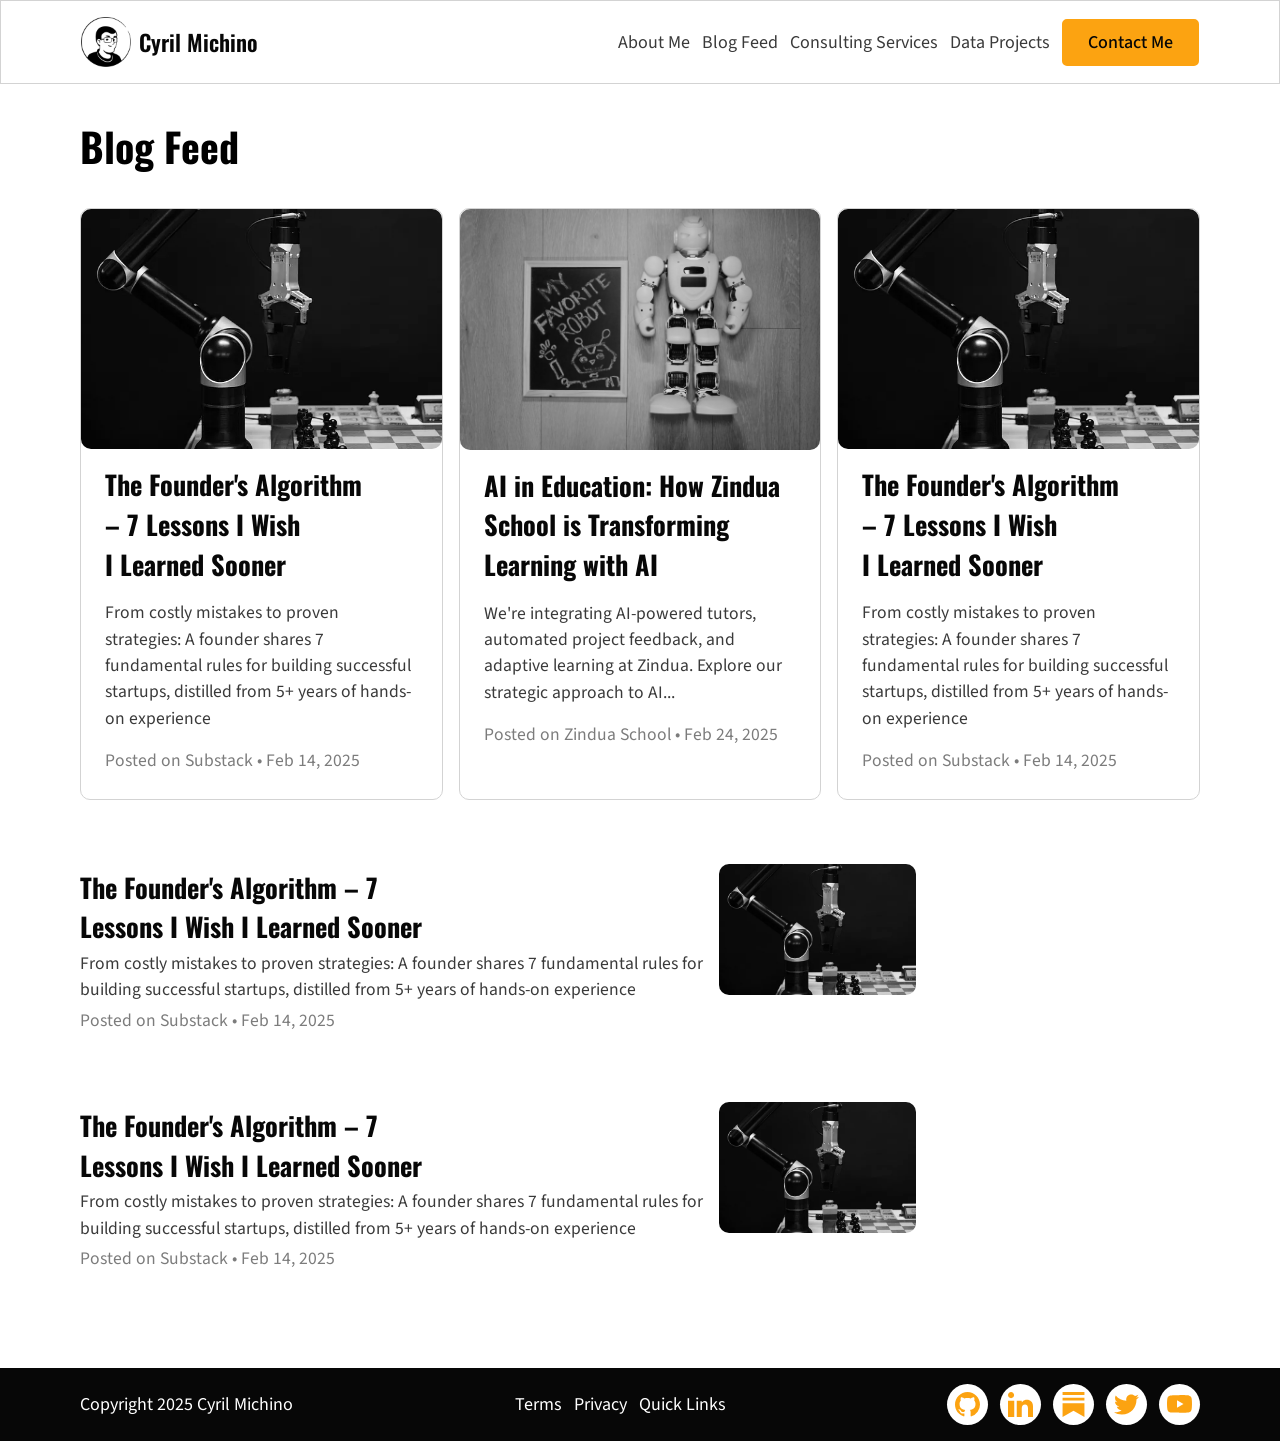
<file: blog.html>
<!doctype html>
<html lang="en">
  <head>
    <meta charset="UTF-8" />
    <link rel="icon" type="image/svg+xml" href="/vite.svg" />
    <meta name="viewport" content="width=device-width, initial-scale=1.0" />
    <title>Blog Feed – Cyril Michino</title>
    <link rel="preconnect" href="https://fonts.googleapis.com">
    <link rel="preconnect" href="https://fonts.gstatic.com" crossorigin>
    <link href="https://fonts.googleapis.com/css2?family=Oswald:wght@200..700&family=Source+Sans+3:ital,wght@0,200..900;1,200..900&display=swap" rel="stylesheet">
    <link rel="stylesheet" href="/src/style.css">
    <script src="/src/main.js" defer></script>
  </head>
  <body>
    <header class="bg-white">
      <div class="flex space-between flex-direction-row">
        <a href="index.html" class="logo space-between">
          <img src="public/avatar.webp" alt="Cyril Michino Notion-Type Avatar">
          <p class="logo-title">Cyril Michino</p>
        </a>
        <nav>
          <ul id="main-menu" role="list" class="nav flex space-evenly hide-mobile">
            <li class="nav-link hide-desktop"><button type="menu" id="close-toggle" class="btn-no-outline" onclick=toggleMenu()>
              <svg xmlns="http://www.w3.org/2000/svg" height="32px" viewBox="0 -960 960 960" width="32px" fill="currentColor">
                <path d="m256-200-56-56 224-224-224-224 56-56 224 224 224-224 56 56-224 224 224 224-56 56-224-224-224 224Z"/></svg></button></li>
            <li class="nav-link"><a href="about.html">About Me</a></li>
            <li class="nav-link"><a href="blog.html">Blog Feed</a></li>
            <li class="nav-link"><a href="consulting.html">Consulting Services</a></li>
            <li class="nav-link"><a href="https://github.com/cyrilmichino">Data Projects</a></li>
            <li class="nav-button"><a href="contact.html"><button type="button" class="full-width">Contact Me</button></a></li>
          </ul>
          <button type="menu" id="hamburger" class="btn-no-outline hide-desktop" onclick=toggleMenu()>
            <svg xmlns="http://www.w3.org/2000/svg" height="32px" viewBox="0 -960 960 960" width="32px" fill="currentColor">
            <path d="M120-240v-80h720v80H120Zm0-200v-80h720v80H120Zm0-200v-80h720v80H120Z"/></svg>
          </button>
        </nav>
        <div id="overlay" class="hide-desktop hide-mobile" onclick=toggleMenu()></div>
      </div>
    </header>
    <main>
        <section>
            <div class="wrapper">
              <div>
                <h1>Blog Feed</h1>
              </div>
              <div id="featured-blogs" class="grid three-column">
                <a href="https://open.substack.com/pub/michino/p/the-founders-algorithm-7-rules-i?r=1he1c&utm_campaign=post&utm_medium=web&showWelcomeOnShare=false"><div class="card blog-card">
                  <img src="public/founderalgorithm.webp" alt="Placeholder Image">
                  <div class="blog-card-content">
                    <h3>The Founder's Algorithm – 7 Lessons I Wish Learned Sooner</h3>
                    <p>Lorem ipsum dolor sit amet consectetur adipisicing elit. Hic quia voluptate accusamus asperiores illum quasi?</p>
                  </div>
                </div></a>
                <a href="#"><div class="card blog-card">
                  <img src="public/placeholder.webp" alt="Placeholder Image">
                  <div class="blog-card-content">
                    <h3>Building a Notion Startup OS That Scales</h3>
                    <p>Lorem ipsum dolor sit amet consectetur adipisicing elit. Hic quia voluptate accusamus asperiores illum quasi?</p>
                  </div>
                </div></a>
                <a href="https://zinduaschool.com/python-programming-guide/"><div class="card blog-card">
                  <img src="public/placeholder.webp" alt="Placeholder Image">
                  <div class="blog-card-content">
                    <h3>Ultimate Python Programming Guide in 2025</h3>
                    <p>Lorem ipsum dolor sit amet consectetur adipisicing elit. Hic quia voluptate accusamus asperiores illum quasi?</p>
                  </div>
                </div></a>
              </div>
              <div class="grid four-column">
                <div id="other-blogs" class="span-3-cols grid flex flex-direction-column small-gap no-margin">
                  <a href="https://zinduaschool.com/python-programming-guide/"><div class="grid four-column">
                    <div class="span-3-cols flex flex-direction-column vertical-centered blog-row-content">
                      <div class="flex flex-direction-row space-evenly">
                        <p class="text-accent font-semi-bold text-smallest">Programming</p>
                        <p class="text-accent font-semi-bold text-smallest">Data Science</p>
                      </div>
                      <h3>Ultimate Python Programming Guide in 2025</h3>
                      <p>Lorem ipsum dolor sit amet consectetur adipisicing elit. Hic quia voluptate accusamus asperiores illum quasi?</p>
                      <p class="text-light">Posted on Substack • Feb 14th 2025</p>
                    </div>
                      <img src="public/placeholder.webp" alt="Placeholder Image" class="hide-tablet">
                    </div></a>
                    <a href="https://zinduaschool.com/python-programming-guide/"><div class="grid four-column">
                      <div class="span-3-cols flex flex-direction-column vertical-centered blog-row-content">
                        <div class="flex flex-direction-row space-evenly">
                          <p class="text-accent font-semi-bold text-smallest">Programming</p>
                          <p class="text-accent font-semi-bold text-smallest">Data Science</p>
                        </div>
                        <h3>Ultimate Python Programming Guide in 2025</h3>
                        <p>Lorem ipsum dolor sit amet consectetur adipisicing elit. Hic quia voluptate accusamus asperiores illum quasi?</p>
                        <p class="text-light">Posted on Substack • Feb 14th 2025</p>
                      </div>
                        <img src="public/placeholder.webp" alt="Placeholder Image" class="hide-tablet">
                      </div></a>
                </div>
                <div class="sidebar">
                  
                </div>
              </div>
            </div>
        </section>
    </main>
    <footer class="flex space-between bg-black horizontal-centered">
      <p class="text-white">Copyright 2025 Cyril Michino</p>
      <nav id="footer-nav" class="text-white">
        <ul role="list" class="nav flex space-evenly flex-direction-row">
          <li><a href="terms.html">Terms</a></li>
          <li><a href="privacy.html">Privacy</a></li>
          <li><a href="links.html">Quick Links</a></li>
        </ul>
      </nav>
      <div id="social-links">
        <ul role="list" class="nav flex space-evenly flex-direction-row">
          <li><a href="https://github.com/cyrilmichino" id="Github"><div class="icon-card bg-white text-accent">
            <svg xmlns="http://www.w3.org/2000/svg" width="25" height="25" fill="currentColor" class="bi bi-github" viewBox="0 0 16 16">
              <path d="M8 0C3.58 0 0 3.58 0 8c0 3.54 2.29 6.53 5.47 7.59.4.07.55-.17.55-.38 0-.19-.01-.82-.01-1.49-2.01.37-2.53-.49-2.69-.94-.09-.23-.48-.94-.82-1.13-.28-.15-.68-.52-.01-.53.63-.01 1.08.58 1.23.82.72 1.21 1.87.87 2.33.66.07-.52.28-.87.51-1.07-1.78-.2-3.64-.89-3.64-3.95 0-.87.31-1.59.82-2.15-.08-.2-.36-1.02.08-2.12 0 0 .67-.21 2.2.82.64-.18 1.32-.27 2-.27s1.36.09 2 .27c1.53-1.04 2.2-.82 2.2-.82.44 1.1.16 1.92.08 2.12.51.56.82 1.27.82 2.15 0 3.07-1.87 3.75-3.65 3.95.29.25.54.73.54 1.48 0 1.07-.01 1.93-.01 2.2 0 .21.15.46.55.38A8.01 8.01 0 0 0 16 8c0-4.42-3.58-8-8-8"/>
            </svg>
          </div></a></li>
          <li><a href="https://linkedin.com/in/cyrilmichino" id="LinkedIn"><div class="icon-card bg-white text-accent"><svg role="img" id="LinkedIn" viewBox="0 0 20 20" width="25" height="25" xmlns="http://www.w3.org/2000/svg" xmlns:xlink="http://www.w3.org/1999/xlink" fill="currentColor"><g id="SVGRepo_bgCarrier" stroke-width="0"></g><g id="SVGRepo_tracerCarrier" stroke-linecap="round" stroke-linejoin="round"></g><g id="SVGRepo_iconCarrier"> <title>linkedin [#161]</title> <desc>Created with Sketch.</desc> <defs> </defs> <g id="Page-1" stroke="none" stroke-width="1" fill="currentColor" fill-rule="evenodd"> <g id="Dribbble-Light-Preview" transform="translate(-180.000000, -7479.000000)" fill="currentColor"> <g id="icons" transform="translate(56.000000, 160.000000)"> 
            <path d="M144,7339 L140,7339 L140,7332.001 C140,7330.081 139.153,7329.01 137.634,7329.01 C135.981,7329.01 135,7330.126 135,7332.001 L135,7339 L131,7339 L131,7326 L135,7326 L135,7327.462 C135,7327.462 136.255,7325.26 139.083,7325.26 C141.912,7325.26 144,7326.986 144,7330.558 L144,7339 L144,7339 Z M126.442,7323.921 C125.093,7323.921 124,7322.819 124,7321.46 C124,7320.102 125.093,7319 126.442,7319 C127.79,7319 128.883,7320.102 128.883,7321.46 C128.884,7322.819 127.79,7323.921 126.442,7323.921 L126.442,7323.921 Z M124,7339 L129,7339 L129,7326 L124,7326 L124,7339 Z" id="linkedin-[#161]"> </path> </g> </g> </g> </g>
          </svg></div></a></li>
          <li><a href="https://michino.substack.com" id="Substack"><div class="icon-card bg-white text-accent"><svg role="img" xmlns="http://www.w3.org/2000/svg" width="25" height="25" fill="currentColor" class="bi bi-substack" viewBox="0 0 16 16">
            <path d="M15 3.604H1v1.891h14v-1.89ZM1 7.208V16l7-3.926L15 16V7.208zM15 0H1v1.89h14z"/>
          </svg></div></a></li>
          <li><a href="https://x.com/cyrilmichino" id="X/Twitter"><div class="icon-card bg-white text-accent"><svg role="img" id="X/Twitter" viewBox="0 -2 20 20" width="25" height="25" xmlns="http://www.w3.org/2000/svg" xmlns:xlink="http://www.w3.org/1999/xlink" fill="currentColor">
            <g id="SVGRepo_bgCarrier" stroke-width="0"></g><g id="SVGRepo_tracerCarrier" stroke-linecap="round" stroke-linejoin="round"></g><g id="SVGRepo_iconCarrier"> <title>twitter [#154]</title> <desc>Created with Sketch.</desc> <defs> </defs> <g id="Page-1" stroke="none" stroke-width="1" fill="currentColor" fill-rule="evenodd"> <g id="Dribbble-Light-Preview" transform="translate(-60.000000, -7521.000000)" fill="currentColor"> <g id="icons" transform="translate(56.000000, 160.000000)"> 
              <path d="M10.29,7377 C17.837,7377 21.965,7370.84365 21.965,7365.50546 C21.965,7365.33021 21.965,7365.15595 21.953,7364.98267 C22.756,7364.41163 23.449,7363.70276 24,7362.8915 C23.252,7363.21837 22.457,7363.433 21.644,7363.52751 C22.5,7363.02244 23.141,7362.2289 23.448,7361.2926 C22.642,7361.76321 21.761,7362.095 20.842,7362.27321 C19.288,7360.64674 16.689,7360.56798 15.036,7362.09796 C13.971,7363.08447 13.518,7364.55538 13.849,7365.95835 C10.55,7365.79492 7.476,7364.261 5.392,7361.73762 C4.303,7363.58363 4.86,7365.94457 6.663,7367.12996 C6.01,7367.11125 5.371,7366.93797 4.8,7366.62489 L4.8,7366.67608 C4.801,7368.5989 6.178,7370.2549 8.092,7370.63591 C7.488,7370.79836 6.854,7370.82199 6.24,7370.70483 C6.777,7372.35099 8.318,7373.47829 10.073,7373.51078 C8.62,7374.63513 6.825,7375.24554 4.977,7375.24358 C4.651,7375.24259 4.325,7375.22388 4,7375.18549 C5.877,7376.37088 8.06,7377 10.29,7376.99705" id="twitter-[#154]"> </path> </g> </g> </g> </g>
            </svg></div></a></li>
          <li><a href="https://youtube.com/@cmichino" id="YouTube"><div class="icon-card bg-white text-accent"><svg role="img" xmlns="http://www.w3.org/2000/svg" width="25" height="25" fill="currentColor" class="bi bi-youtube" viewBox="0 0 16 16">
            <path d="M8.051 1.999h.089c.822.003 4.987.033 6.11.335a2.01 2.01 0 0 1 1.415 1.42c.101.38.172.883.22 1.402l.01.104.022.26.008.104c.065.914.073 1.77.074 1.957v.075c-.001.194-.01 1.108-.082 2.06l-.008.105-.009.104c-.05.572-.124 1.14-.235 1.558a2.01 2.01 0 0 1-1.415 1.42c-1.16.312-5.569.334-6.18.335h-.142c-.309 0-1.587-.006-2.927-.052l-.17-.006-.087-.004-.171-.007-.171-.007c-1.11-.049-2.167-.128-2.654-.26a2.01 2.01 0 0 1-1.415-1.419c-.111-.417-.185-.986-.235-1.558L.09 9.82l-.008-.104A31 31 0 0 1 0 7.68v-.123c.002-.215.01-.958.064-1.778l.007-.103.003-.052.008-.104.022-.26.01-.104c.048-.519.119-1.023.22-1.402a2.01 2.01 0 0 1 1.415-1.42c.487-.13 1.544-.21 2.654-.26l.17-.007.172-.006.086-.003.171-.007A100 100 0 0 1 7.858 2zM6.4 5.209v4.818l4.157-2.408z"/>
          </svg></div></a></li>
        </ul>
      </div>
    </footer>
  </body>
</html>
</file>
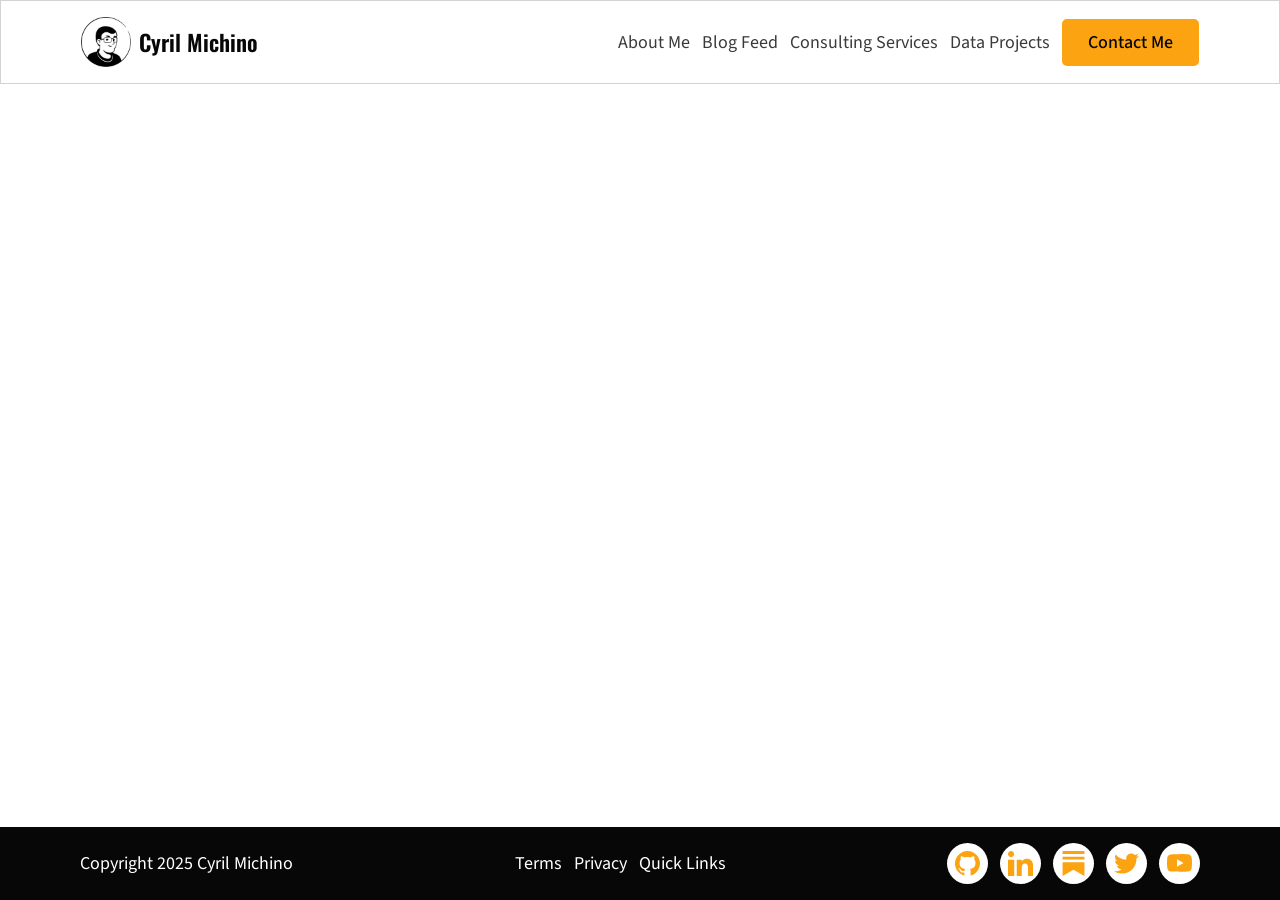
<file: consulting.html>
<!doctype html>
<html lang="en">
  <head>
    <meta charset="UTF-8" />
    <link rel="icon" type="image/svg+xml" href="/vite.svg" />
    <meta name="viewport" content="width=device-width, initial-scale=1.0" />
    <title>Data Consulting – Cyril Michino</title>
    <link rel="preconnect" href="https://fonts.googleapis.com">
    <link rel="preconnect" href="https://fonts.gstatic.com" crossorigin>
    <link href="https://fonts.googleapis.com/css2?family=Oswald:wght@200..700&family=Source+Sans+3:ital,wght@0,200..900;1,200..900&display=swap" rel="stylesheet">
    <link rel="stylesheet" href="/src/style.css">
    <script src="/src/main.js" defer></script>
  </head>
  <body>
    <header class="bg-white">
      <div class="flex space-between flex-direction-row">
        <a href="index.html" class="logo space-between">
          <img src="public/avatar.webp" alt="Cyril Michino Notion-Type Avatar">
          <p class="logo-title">Cyril Michino</p>
        </a>
        <nav>
          <ul id="main-menu" role="list" class="nav flex space-evenly hide-mobile">
            <li class="nav-link hide-desktop"><button type="menu" id="close-toggle" class="btn-no-outline" onclick=toggleMenu()>
              <svg xmlns="http://www.w3.org/2000/svg" height="32px" viewBox="0 -960 960 960" width="32px" fill="currentColor">
                <path d="m256-200-56-56 224-224-224-224 56-56 224 224 224-224 56 56-224 224 224 224-56 56-224-224-224 224Z"/></svg></button></li>
            <li class="nav-link"><a href="about.html">About Me</a></li>
            <li class="nav-link"><a href="blog.html">Blog Feed</a></li>
            <li class="nav-link"><a href="consulting.html">Consulting Services</a></li>
            <li class="nav-link"><a href="https://github.com/cyrilmichino">Data Projects</a></li>
            <li class="nav-button"><a href="contact.html"><button type="button" class="full-width">Contact Me</button></a></li>
          </ul>
          <button type="menu" id="hamburger" class="btn-no-outline hide-desktop" onclick=toggleMenu()>
            <svg xmlns="http://www.w3.org/2000/svg" height="32px" viewBox="0 -960 960 960" width="32px" fill="currentColor">
            <path d="M120-240v-80h720v80H120Zm0-200v-80h720v80H120Zm0-200v-80h720v80H120Z"/></svg>
          </button>
        </nav>
        <div id="overlay" class="hide-desktop hide-mobile" onclick=toggleMenu()></div>
      </div>
    </header>
    <main>

    </main>
    <footer class="flex space-between bg-black horizontal-centered">
      <p class="text-white">Copyright 2025 Cyril Michino</p>
      <nav id="footer-nav" class="text-white">
        <ul role="list" class="nav flex space-evenly flex-direction-row">
          <li><a href="terms.html">Terms</a></li>
          <li><a href="privacy.html">Privacy</a></li>
          <li><a href="links.html">Quick Links</a></li>
        </ul>
      </nav>
      <div id="social-links">
        <ul role="list" class="nav flex space-evenly flex-direction-row">
          <li><a href="https://github.com/cyrilmichino" id="Github"><div class="icon-card bg-white text-accent">
            <svg xmlns="http://www.w3.org/2000/svg" width="25" height="25" fill="currentColor" class="bi bi-github" viewBox="0 0 16 16">
              <path d="M8 0C3.58 0 0 3.58 0 8c0 3.54 2.29 6.53 5.47 7.59.4.07.55-.17.55-.38 0-.19-.01-.82-.01-1.49-2.01.37-2.53-.49-2.69-.94-.09-.23-.48-.94-.82-1.13-.28-.15-.68-.52-.01-.53.63-.01 1.08.58 1.23.82.72 1.21 1.87.87 2.33.66.07-.52.28-.87.51-1.07-1.78-.2-3.64-.89-3.64-3.95 0-.87.31-1.59.82-2.15-.08-.2-.36-1.02.08-2.12 0 0 .67-.21 2.2.82.64-.18 1.32-.27 2-.27s1.36.09 2 .27c1.53-1.04 2.2-.82 2.2-.82.44 1.1.16 1.92.08 2.12.51.56.82 1.27.82 2.15 0 3.07-1.87 3.75-3.65 3.95.29.25.54.73.54 1.48 0 1.07-.01 1.93-.01 2.2 0 .21.15.46.55.38A8.01 8.01 0 0 0 16 8c0-4.42-3.58-8-8-8"/>
            </svg>
          </div></a></li>
          <li><a href="https://linkedin.com/in/cyrilmichino" id="LinkedIn"><div class="icon-card bg-white text-accent"><svg role="img" id="LinkedIn" viewBox="0 0 20 20" width="25" height="25" xmlns="http://www.w3.org/2000/svg" xmlns:xlink="http://www.w3.org/1999/xlink" fill="currentColor"><g id="SVGRepo_bgCarrier" stroke-width="0"></g><g id="SVGRepo_tracerCarrier" stroke-linecap="round" stroke-linejoin="round"></g><g id="SVGRepo_iconCarrier"> <title>linkedin [#161]</title> <desc>Created with Sketch.</desc> <defs> </defs> <g id="Page-1" stroke="none" stroke-width="1" fill="currentColor" fill-rule="evenodd"> <g id="Dribbble-Light-Preview" transform="translate(-180.000000, -7479.000000)" fill="currentColor"> <g id="icons" transform="translate(56.000000, 160.000000)"> 
            <path d="M144,7339 L140,7339 L140,7332.001 C140,7330.081 139.153,7329.01 137.634,7329.01 C135.981,7329.01 135,7330.126 135,7332.001 L135,7339 L131,7339 L131,7326 L135,7326 L135,7327.462 C135,7327.462 136.255,7325.26 139.083,7325.26 C141.912,7325.26 144,7326.986 144,7330.558 L144,7339 L144,7339 Z M126.442,7323.921 C125.093,7323.921 124,7322.819 124,7321.46 C124,7320.102 125.093,7319 126.442,7319 C127.79,7319 128.883,7320.102 128.883,7321.46 C128.884,7322.819 127.79,7323.921 126.442,7323.921 L126.442,7323.921 Z M124,7339 L129,7339 L129,7326 L124,7326 L124,7339 Z" id="linkedin-[#161]"> </path> </g> </g> </g> </g>
          </svg></div></a></li>
          <li><a href="https://michino.substack.com" id="Substack"><div class="icon-card bg-white text-accent"><svg role="img" xmlns="http://www.w3.org/2000/svg" width="25" height="25" fill="currentColor" class="bi bi-substack" viewBox="0 0 16 16">
            <path d="M15 3.604H1v1.891h14v-1.89ZM1 7.208V16l7-3.926L15 16V7.208zM15 0H1v1.89h14z"/>
          </svg></div></a></li>
          <li><a href="https://x.com/cyrilmichino" id="X/Twitter"><div class="icon-card bg-white text-accent"><svg role="img" id="X/Twitter" viewBox="0 -2 20 20" width="25" height="25" xmlns="http://www.w3.org/2000/svg" xmlns:xlink="http://www.w3.org/1999/xlink" fill="currentColor">
            <g id="SVGRepo_bgCarrier" stroke-width="0"></g><g id="SVGRepo_tracerCarrier" stroke-linecap="round" stroke-linejoin="round"></g><g id="SVGRepo_iconCarrier"> <title>twitter [#154]</title> <desc>Created with Sketch.</desc> <defs> </defs> <g id="Page-1" stroke="none" stroke-width="1" fill="currentColor" fill-rule="evenodd"> <g id="Dribbble-Light-Preview" transform="translate(-60.000000, -7521.000000)" fill="currentColor"> <g id="icons" transform="translate(56.000000, 160.000000)"> 
              <path d="M10.29,7377 C17.837,7377 21.965,7370.84365 21.965,7365.50546 C21.965,7365.33021 21.965,7365.15595 21.953,7364.98267 C22.756,7364.41163 23.449,7363.70276 24,7362.8915 C23.252,7363.21837 22.457,7363.433 21.644,7363.52751 C22.5,7363.02244 23.141,7362.2289 23.448,7361.2926 C22.642,7361.76321 21.761,7362.095 20.842,7362.27321 C19.288,7360.64674 16.689,7360.56798 15.036,7362.09796 C13.971,7363.08447 13.518,7364.55538 13.849,7365.95835 C10.55,7365.79492 7.476,7364.261 5.392,7361.73762 C4.303,7363.58363 4.86,7365.94457 6.663,7367.12996 C6.01,7367.11125 5.371,7366.93797 4.8,7366.62489 L4.8,7366.67608 C4.801,7368.5989 6.178,7370.2549 8.092,7370.63591 C7.488,7370.79836 6.854,7370.82199 6.24,7370.70483 C6.777,7372.35099 8.318,7373.47829 10.073,7373.51078 C8.62,7374.63513 6.825,7375.24554 4.977,7375.24358 C4.651,7375.24259 4.325,7375.22388 4,7375.18549 C5.877,7376.37088 8.06,7377 10.29,7376.99705" id="twitter-[#154]"> </path> </g> </g> </g> </g>
            </svg></div></a></li>
          <li><a href="https://youtube.com/@cmichino" id="YouTube"><div class="icon-card bg-white text-accent"><svg role="img" xmlns="http://www.w3.org/2000/svg" width="25" height="25" fill="currentColor" class="bi bi-youtube" viewBox="0 0 16 16">
            <path d="M8.051 1.999h.089c.822.003 4.987.033 6.11.335a2.01 2.01 0 0 1 1.415 1.42c.101.38.172.883.22 1.402l.01.104.022.26.008.104c.065.914.073 1.77.074 1.957v.075c-.001.194-.01 1.108-.082 2.06l-.008.105-.009.104c-.05.572-.124 1.14-.235 1.558a2.01 2.01 0 0 1-1.415 1.42c-1.16.312-5.569.334-6.18.335h-.142c-.309 0-1.587-.006-2.927-.052l-.17-.006-.087-.004-.171-.007-.171-.007c-1.11-.049-2.167-.128-2.654-.26a2.01 2.01 0 0 1-1.415-1.419c-.111-.417-.185-.986-.235-1.558L.09 9.82l-.008-.104A31 31 0 0 1 0 7.68v-.123c.002-.215.01-.958.064-1.778l.007-.103.003-.052.008-.104.022-.26.01-.104c.048-.519.119-1.023.22-1.402a2.01 2.01 0 0 1 1.415-1.42c.487-.13 1.544-.21 2.654-.26l.17-.007.172-.006.086-.003.171-.007A100 100 0 0 1 7.858 2zM6.4 5.209v4.818l4.157-2.408z"/>
          </svg></div></a></li>
        </ul>
      </div>
    </footer>
  </body>
</html>
</file>
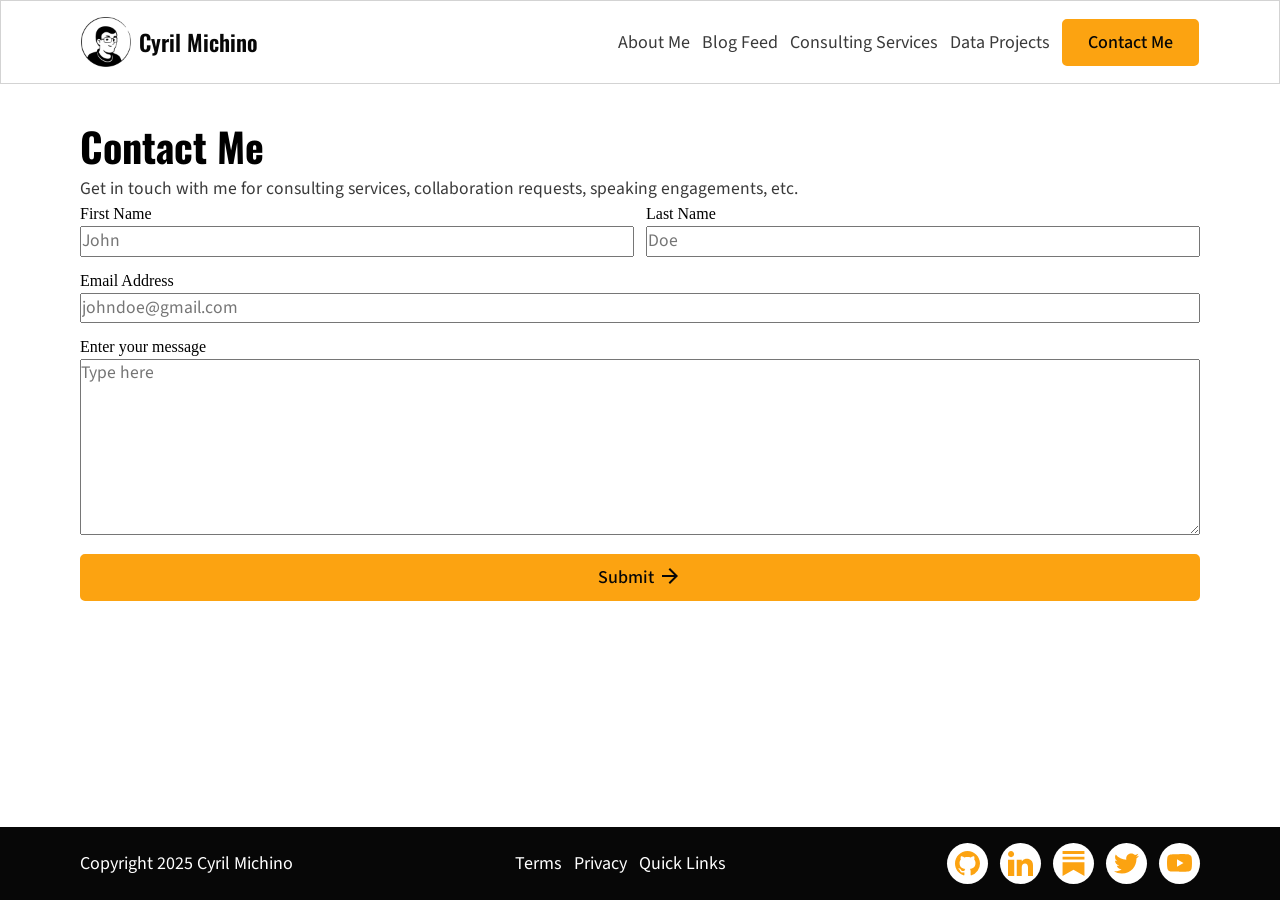
<file: contact.html>
<!doctype html>
<html lang="en">
  <head>
    <meta charset="UTF-8" />
    <link rel="icon" type="image/svg+xml" href="/vite.svg" />
    <meta name="viewport" content="width=device-width, initial-scale=1.0" />
    <title>Contact Me – Cyril Michino</title>
    <link rel="preconnect" href="https://fonts.googleapis.com">
    <link rel="preconnect" href="https://fonts.gstatic.com" crossorigin>
    <link href="https://fonts.googleapis.com/css2?family=Oswald:wght@200..700&family=Source+Sans+3:ital,wght@0,200..900;1,200..900&display=swap" rel="stylesheet">
    <link rel="stylesheet" href="/src/style.css">
    <script src="/src/main.js" defer></script>
  </head>
  <body>
    <header class="bg-white">
      <div class="flex space-between flex-direction-row">
        <a href="index.html" class="logo space-between">
          <img src="public/avatar.webp" alt="Cyril Michino Notion-Type Avatar">
          <p class="logo-title">Cyril Michino</p>
        </a>
        <nav>
          <ul id="main-menu" role="list" class="nav flex space-evenly hide-mobile">
            <li class="nav-link hide-desktop"><button type="menu" id="close-toggle" class="btn-no-outline" onclick=toggleMenu()>
              <svg xmlns="http://www.w3.org/2000/svg" height="32px" viewBox="0 -960 960 960" width="32px" fill="currentColor">
                <path d="m256-200-56-56 224-224-224-224 56-56 224 224 224-224 56 56-224 224 224 224-56 56-224-224-224 224Z"/></svg></button></li>
            <li class="nav-link"><a href="about.html">About Me</a></li>
            <li class="nav-link"><a href="blog.html">Blog Feed</a></li>
            <li class="nav-link"><a href="consulting.html">Consulting Services</a></li>
            <li class="nav-link"><a href="https://github.com/cyrilmichino">Data Projects</a></li>
            <li class="nav-button"><a href="contact.html"><button type="button" class="full-width">Contact Me</button></a></li>
          </ul>
          <button type="menu" id="hamburger" class="btn-no-outline hide-desktop" onclick=toggleMenu()>
            <svg xmlns="http://www.w3.org/2000/svg" height="32px" viewBox="0 -960 960 960" width="32px" fill="currentColor">
            <path d="M120-240v-80h720v80H120Zm0-200v-80h720v80H120Zm0-200v-80h720v80H120Z"/></svg>
          </button>
        </nav>
        <div id="overlay" class="hide-desktop hide-mobile" onclick=toggleMenu()></div>
      </div>
    </header>
    <main>
        <div class="wrapper">
            <div>
                <h1>Contact Me</h1>
                <p>Get in touch with me for consulting services, collaboration requests, speaking engagements, etc.</p>
            </div>
            <form action="https://formspree.io/f/mkgoprpk" method="POST" class="flex space-evenly flex-direction-column">
                <div class="flex space-evenly flex-direction-row full-width"><label for="fname" class="full-width">
                    First Name <br>
                    <input type="text" name="fname" id="fname" placeholder="John" required class="full-width">
                </label>
                <label for="lname" class="full-width">
                    Last Name <br>
                    <input type="text" name="lname" id="lname" placeholder="Doe" class="full-width">
                </label></div>
                <label for="email" class="full-width">
                    Email Address<br>
                    <input type="email" name="email" id="email" required placeholder="johndoe@gmail.com" class="full-width">
                </label>
                <label for="message" class="full-width">
                    Enter your message<br>
                    <textarea name="message" id="message" required placeholder="Type here" class="full-width"></textarea>
                </label>
                <button type="submit" class="full-width">Submit
                  <svg xmlns="http://www.w3.org/2000/svg" height="24px" viewBox="0 -960 960 960" width="24px" fill="currentColor"><path d="M647-440H160v-80h487L423-744l57-56 320 320-320 320-57-56 224-224Z"/></svg>
                </button>
            </form> 
        </div>
    </main>
    <footer class="flex space-between bg-black horizontal-centered">
      <p class="text-white">Copyright 2025 Cyril Michino</p>
      <nav id="footer-nav" class="text-white">
        <ul role="list" class="nav flex space-evenly flex-direction-row">
          <li><a href="terms.html">Terms</a></li>
          <li><a href="privacy.html">Privacy</a></li>
          <li><a href="links.html">Quick Links</a></li>
        </ul>
      </nav>
      <div id="social-links">
        <ul role="list" class="nav flex space-evenly flex-direction-row">
          <li><a href="https://github.com/cyrilmichino" id="Github"><div class="icon-card bg-white text-accent">
            <svg xmlns="http://www.w3.org/2000/svg" width="25" height="25" fill="currentColor" class="bi bi-github" viewBox="0 0 16 16">
              <path d="M8 0C3.58 0 0 3.58 0 8c0 3.54 2.29 6.53 5.47 7.59.4.07.55-.17.55-.38 0-.19-.01-.82-.01-1.49-2.01.37-2.53-.49-2.69-.94-.09-.23-.48-.94-.82-1.13-.28-.15-.68-.52-.01-.53.63-.01 1.08.58 1.23.82.72 1.21 1.87.87 2.33.66.07-.52.28-.87.51-1.07-1.78-.2-3.64-.89-3.64-3.95 0-.87.31-1.59.82-2.15-.08-.2-.36-1.02.08-2.12 0 0 .67-.21 2.2.82.64-.18 1.32-.27 2-.27s1.36.09 2 .27c1.53-1.04 2.2-.82 2.2-.82.44 1.1.16 1.92.08 2.12.51.56.82 1.27.82 2.15 0 3.07-1.87 3.75-3.65 3.95.29.25.54.73.54 1.48 0 1.07-.01 1.93-.01 2.2 0 .21.15.46.55.38A8.01 8.01 0 0 0 16 8c0-4.42-3.58-8-8-8"/>
            </svg>
          </div></a></li>
          <li><a href="https://linkedin.com/in/cyrilmichino" id="LinkedIn"><div class="icon-card bg-white text-accent"><svg role="img" id="LinkedIn" viewBox="0 0 20 20" width="25" height="25" xmlns="http://www.w3.org/2000/svg" xmlns:xlink="http://www.w3.org/1999/xlink" fill="currentColor"><g id="SVGRepo_bgCarrier" stroke-width="0"></g><g id="SVGRepo_tracerCarrier" stroke-linecap="round" stroke-linejoin="round"></g><g id="SVGRepo_iconCarrier"> <title>linkedin [#161]</title> <desc>Created with Sketch.</desc> <defs> </defs> <g id="Page-1" stroke="none" stroke-width="1" fill="currentColor" fill-rule="evenodd"> <g id="Dribbble-Light-Preview" transform="translate(-180.000000, -7479.000000)" fill="currentColor"> <g id="icons" transform="translate(56.000000, 160.000000)"> 
            <path d="M144,7339 L140,7339 L140,7332.001 C140,7330.081 139.153,7329.01 137.634,7329.01 C135.981,7329.01 135,7330.126 135,7332.001 L135,7339 L131,7339 L131,7326 L135,7326 L135,7327.462 C135,7327.462 136.255,7325.26 139.083,7325.26 C141.912,7325.26 144,7326.986 144,7330.558 L144,7339 L144,7339 Z M126.442,7323.921 C125.093,7323.921 124,7322.819 124,7321.46 C124,7320.102 125.093,7319 126.442,7319 C127.79,7319 128.883,7320.102 128.883,7321.46 C128.884,7322.819 127.79,7323.921 126.442,7323.921 L126.442,7323.921 Z M124,7339 L129,7339 L129,7326 L124,7326 L124,7339 Z" id="linkedin-[#161]"> </path> </g> </g> </g> </g>
          </svg></div></a></li>
          <li><a href="https://michino.substack.com" id="Substack"><div class="icon-card bg-white text-accent"><svg role="img" xmlns="http://www.w3.org/2000/svg" width="25" height="25" fill="currentColor" class="bi bi-substack" viewBox="0 0 16 16">
            <path d="M15 3.604H1v1.891h14v-1.89ZM1 7.208V16l7-3.926L15 16V7.208zM15 0H1v1.89h14z"/>
          </svg></div></a></li>
          <li><a href="https://x.com/cyrilmichino" id="X/Twitter"><div class="icon-card bg-white text-accent"><svg role="img" id="X/Twitter" viewBox="0 -2 20 20" width="25" height="25" xmlns="http://www.w3.org/2000/svg" xmlns:xlink="http://www.w3.org/1999/xlink" fill="currentColor">
            <g id="SVGRepo_bgCarrier" stroke-width="0"></g><g id="SVGRepo_tracerCarrier" stroke-linecap="round" stroke-linejoin="round"></g><g id="SVGRepo_iconCarrier"> <title>twitter [#154]</title> <desc>Created with Sketch.</desc> <defs> </defs> <g id="Page-1" stroke="none" stroke-width="1" fill="currentColor" fill-rule="evenodd"> <g id="Dribbble-Light-Preview" transform="translate(-60.000000, -7521.000000)" fill="currentColor"> <g id="icons" transform="translate(56.000000, 160.000000)"> 
              <path d="M10.29,7377 C17.837,7377 21.965,7370.84365 21.965,7365.50546 C21.965,7365.33021 21.965,7365.15595 21.953,7364.98267 C22.756,7364.41163 23.449,7363.70276 24,7362.8915 C23.252,7363.21837 22.457,7363.433 21.644,7363.52751 C22.5,7363.02244 23.141,7362.2289 23.448,7361.2926 C22.642,7361.76321 21.761,7362.095 20.842,7362.27321 C19.288,7360.64674 16.689,7360.56798 15.036,7362.09796 C13.971,7363.08447 13.518,7364.55538 13.849,7365.95835 C10.55,7365.79492 7.476,7364.261 5.392,7361.73762 C4.303,7363.58363 4.86,7365.94457 6.663,7367.12996 C6.01,7367.11125 5.371,7366.93797 4.8,7366.62489 L4.8,7366.67608 C4.801,7368.5989 6.178,7370.2549 8.092,7370.63591 C7.488,7370.79836 6.854,7370.82199 6.24,7370.70483 C6.777,7372.35099 8.318,7373.47829 10.073,7373.51078 C8.62,7374.63513 6.825,7375.24554 4.977,7375.24358 C4.651,7375.24259 4.325,7375.22388 4,7375.18549 C5.877,7376.37088 8.06,7377 10.29,7376.99705" id="twitter-[#154]"> </path> </g> </g> </g> </g>
            </svg></div></a></li>
          <li><a href="https://youtube.com/@cmichino" id="YouTube"><div class="icon-card bg-white text-accent"><svg role="img" xmlns="http://www.w3.org/2000/svg" width="25" height="25" fill="currentColor" class="bi bi-youtube" viewBox="0 0 16 16">
            <path d="M8.051 1.999h.089c.822.003 4.987.033 6.11.335a2.01 2.01 0 0 1 1.415 1.42c.101.38.172.883.22 1.402l.01.104.022.26.008.104c.065.914.073 1.77.074 1.957v.075c-.001.194-.01 1.108-.082 2.06l-.008.105-.009.104c-.05.572-.124 1.14-.235 1.558a2.01 2.01 0 0 1-1.415 1.42c-1.16.312-5.569.334-6.18.335h-.142c-.309 0-1.587-.006-2.927-.052l-.17-.006-.087-.004-.171-.007-.171-.007c-1.11-.049-2.167-.128-2.654-.26a2.01 2.01 0 0 1-1.415-1.419c-.111-.417-.185-.986-.235-1.558L.09 9.82l-.008-.104A31 31 0 0 1 0 7.68v-.123c.002-.215.01-.958.064-1.778l.007-.103.003-.052.008-.104.022-.26.01-.104c.048-.519.119-1.023.22-1.402a2.01 2.01 0 0 1 1.415-1.42c.487-.13 1.544-.21 2.654-.26l.17-.007.172-.006.086-.003.171-.007A100 100 0 0 1 7.858 2zM6.4 5.209v4.818l4.157-2.408z"/>
          </svg></div></a></li>
        </ul>
      </div>
    </footer>
  </body>
</html>
</file>
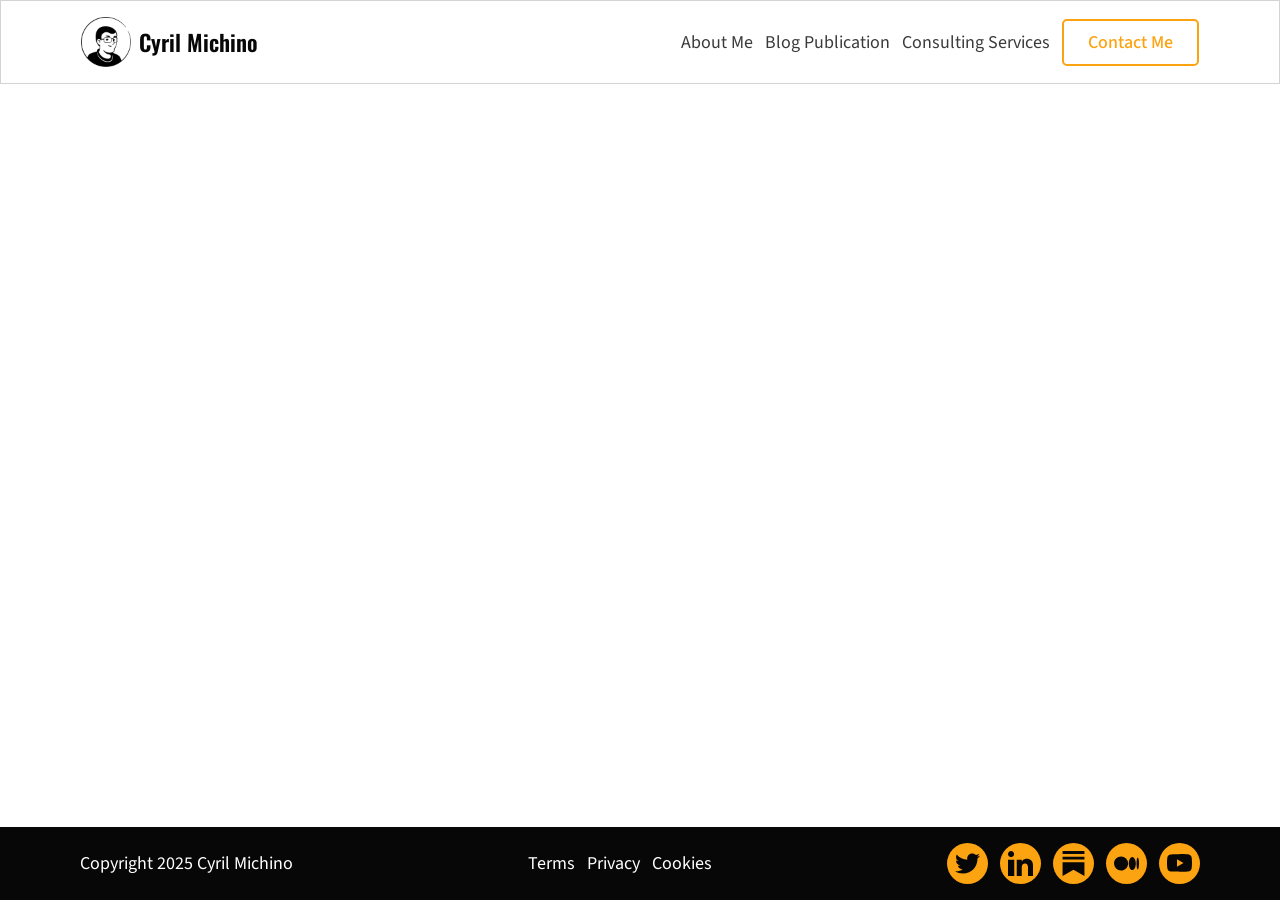
<file: links.html>
<!doctype html>
<html lang="en">
  <head>
    <meta charset="UTF-8" />
    <link rel="icon" type="image/svg+xml" href="/vite.svg" />
    <meta name="viewport" content="width=device-width, initial-scale=1.0" />
    <title>Quick Links – Cyril Michino</title>
    <link rel="preconnect" href="https://fonts.googleapis.com">
    <link rel="preconnect" href="https://fonts.gstatic.com" crossorigin>
    <link href="https://fonts.googleapis.com/css2?family=Oswald:wght@200..700&family=Source+Sans+3:ital,wght@0,200..900;1,200..900&display=swap" rel="stylesheet">
    <link rel="stylesheet" href="/src/style.css">
    <script src="/src/main.js" defer></script>
  </head>
  <body>
    <header class="bg-white">
      <div class="flex space-between flex-direction-row">
        <a href="index.html" class="logo space-between">
          <img src="public/avatar.webp" alt="Cyril Michino Notion-Type Avatar">
          <p class="logo-title">Cyril Michino</p>
        </a>
        <nav>
          <ul id="main-menu" role="list" class="nav flex space-evenly main-nav hide-mobile">
            <li class="nav-link hide-desktop"><a id="close-toggle" href="javascript:void(0);" onclick=toggleMenu()>
              <svg xmlns="http://www.w3.org/2000/svg" height="32px" viewBox="0 -960 960 960" width="32px" fill="currentColor">
                <path d="m256-200-56-56 224-224-224-224 56-56 224 224 224-224 56 56-224 224 224 224-56 56-224-224-224 224Z"/></svg></a></li>
            <li class="nav-link"><a href="about.html">About Me</a></li>
            <li class="nav-link"><a href="blog.html">Blog Publication</a></li>
            <li class="nav-link"><a href="consulting.html">Consulting Services</a></li>
            <li class="nav-button"><a href="contact.html"><button type="button" class="button-outline full-width">Contact Me</button></a></li>
          </ul>
          <p class="nav-link hide-desktop"><a id="hamburger" href="javascript:void(0);" onclick=toggleMenu()>
            <svg xmlns="http://www.w3.org/2000/svg" height="32px" viewBox="0 -960 960 960" width="32px" fill="currentColor">
            <path d="M120-240v-80h720v80H120Zm0-200v-80h720v80H120Zm0-200v-80h720v80H120Z"/></svg>
          </a></p>
        </nav>
        <div id="overlay" class="hide-desktop hide-mobile" onclick=toggleMenu()></div>
      </div>
    </header>
    <main></main>
    <footer class="flex space-between bg-black horizontal-centered">
      <p class="text-white">Copyright 2025 Cyril Michino</p>
      <nav id="footer-nav" class="text-white">
        <ul role="list" class="nav flex space-evenly flex-direction-row">
          <li><a href="">Terms</a></li>
          <li><a href="">Privacy</a></li>
          <li><a href="">Cookies</a></li>
        </ul>
      </nav>
      <div id="social-links">
        <ul role="list" class="nav flex space-evenly flex-direction-row">
          <li><a href="https://x.com/cyrilmichino" id="X/Twitter"><div class="icon-card"><svg role="img" id="X/Twitter" viewBox="0 -2 20 20" width="25" height="25" xmlns="http://www.w3.org/2000/svg" xmlns:xlink="http://www.w3.org/1999/xlink" fill="currentColor">
            <g id="SVGRepo_bgCarrier" stroke-width="0"></g><g id="SVGRepo_tracerCarrier" stroke-linecap="round" stroke-linejoin="round"></g><g id="SVGRepo_iconCarrier"> <title>twitter [#154]</title> <desc>Created with Sketch.</desc> <defs> </defs> <g id="Page-1" stroke="none" stroke-width="1" fill="currentColor" fill-rule="evenodd"> <g id="Dribbble-Light-Preview" transform="translate(-60.000000, -7521.000000)" fill="currentColor"> <g id="icons" transform="translate(56.000000, 160.000000)"> 
              <path d="M10.29,7377 C17.837,7377 21.965,7370.84365 21.965,7365.50546 C21.965,7365.33021 21.965,7365.15595 21.953,7364.98267 C22.756,7364.41163 23.449,7363.70276 24,7362.8915 C23.252,7363.21837 22.457,7363.433 21.644,7363.52751 C22.5,7363.02244 23.141,7362.2289 23.448,7361.2926 C22.642,7361.76321 21.761,7362.095 20.842,7362.27321 C19.288,7360.64674 16.689,7360.56798 15.036,7362.09796 C13.971,7363.08447 13.518,7364.55538 13.849,7365.95835 C10.55,7365.79492 7.476,7364.261 5.392,7361.73762 C4.303,7363.58363 4.86,7365.94457 6.663,7367.12996 C6.01,7367.11125 5.371,7366.93797 4.8,7366.62489 L4.8,7366.67608 C4.801,7368.5989 6.178,7370.2549 8.092,7370.63591 C7.488,7370.79836 6.854,7370.82199 6.24,7370.70483 C6.777,7372.35099 8.318,7373.47829 10.073,7373.51078 C8.62,7374.63513 6.825,7375.24554 4.977,7375.24358 C4.651,7375.24259 4.325,7375.22388 4,7375.18549 C5.877,7376.37088 8.06,7377 10.29,7376.99705" id="twitter-[#154]"> </path> </g> </g> </g> </g>
            </svg></div></a></li>
          <li><a href="https://linkedin.com/in/cyrilmichino" id="LinkedIn"><div class="icon-card"><svg role="img" id="LinkedIn" viewBox="0 0 20 20" width="25" height="25" xmlns="http://www.w3.org/2000/svg" xmlns:xlink="http://www.w3.org/1999/xlink" fill="currentColor"><g id="SVGRepo_bgCarrier" stroke-width="0"></g><g id="SVGRepo_tracerCarrier" stroke-linecap="round" stroke-linejoin="round"></g><g id="SVGRepo_iconCarrier"> <title>linkedin [#161]</title> <desc>Created with Sketch.</desc> <defs> </defs> <g id="Page-1" stroke="none" stroke-width="1" fill="currentColor" fill-rule="evenodd"> <g id="Dribbble-Light-Preview" transform="translate(-180.000000, -7479.000000)" fill="currentColor"> <g id="icons" transform="translate(56.000000, 160.000000)"> 
            <path d="M144,7339 L140,7339 L140,7332.001 C140,7330.081 139.153,7329.01 137.634,7329.01 C135.981,7329.01 135,7330.126 135,7332.001 L135,7339 L131,7339 L131,7326 L135,7326 L135,7327.462 C135,7327.462 136.255,7325.26 139.083,7325.26 C141.912,7325.26 144,7326.986 144,7330.558 L144,7339 L144,7339 Z M126.442,7323.921 C125.093,7323.921 124,7322.819 124,7321.46 C124,7320.102 125.093,7319 126.442,7319 C127.79,7319 128.883,7320.102 128.883,7321.46 C128.884,7322.819 127.79,7323.921 126.442,7323.921 L126.442,7323.921 Z M124,7339 L129,7339 L129,7326 L124,7326 L124,7339 Z" id="linkedin-[#161]"> </path> </g> </g> </g> </g>
          </svg></div></a></li>
          <li><a href="https://michino.substack.com" id="Substack"><div class="icon-card"><svg role="img" xmlns="http://www.w3.org/2000/svg" width="25" height="25" fill="currentColor" class="bi bi-substack" viewBox="0 0 16 16">
            <path d="M15 3.604H1v1.891h14v-1.89ZM1 7.208V16l7-3.926L15 16V7.208zM15 0H1v1.89h14z"/>
          </svg></div></a></li>
          <li><a href="https://cyrilmichino.medium.com" id="Medium"><div class="icon-card"><svg role="img" xmlns="http://www.w3.org/2000/svg" width="25" height="25" fill="currentColor" class="bi bi-medium" viewBox="0 0 16 16">
            <path d="M9.025 8c0 2.485-2.02 4.5-4.513 4.5A4.506 4.506 0 0 1 0 8c0-2.486 2.02-4.5 4.512-4.5A4.506 4.506 0 0 1 9.025 8m4.95 0c0 2.34-1.01 4.236-2.256 4.236S9.463 10.339 9.463 8c0-2.34 1.01-4.236 2.256-4.236S13.975 5.661 13.975 8M16 8c0 2.096-.355 3.795-.794 3.795-.438 0-.793-1.7-.793-3.795 0-2.096.355-3.795.794-3.795.438 0 .793 1.699.793 3.795"/>
          </svg></div></a></li>
          <li><a href="https://youtube.com/@cmichino" id="YouTube"><div class="icon-card"><svg role="img" xmlns="http://www.w3.org/2000/svg" width="25" height="25" fill="currentColor" class="bi bi-youtube" viewBox="0 0 16 16">
            <path d="M8.051 1.999h.089c.822.003 4.987.033 6.11.335a2.01 2.01 0 0 1 1.415 1.42c.101.38.172.883.22 1.402l.01.104.022.26.008.104c.065.914.073 1.77.074 1.957v.075c-.001.194-.01 1.108-.082 2.06l-.008.105-.009.104c-.05.572-.124 1.14-.235 1.558a2.01 2.01 0 0 1-1.415 1.42c-1.16.312-5.569.334-6.18.335h-.142c-.309 0-1.587-.006-2.927-.052l-.17-.006-.087-.004-.171-.007-.171-.007c-1.11-.049-2.167-.128-2.654-.26a2.01 2.01 0 0 1-1.415-1.419c-.111-.417-.185-.986-.235-1.558L.09 9.82l-.008-.104A31 31 0 0 1 0 7.68v-.123c.002-.215.01-.958.064-1.778l.007-.103.003-.052.008-.104.022-.26.01-.104c.048-.519.119-1.023.22-1.402a2.01 2.01 0 0 1 1.415-1.42c.487-.13 1.544-.21 2.654-.26l.17-.007.172-.006.086-.003.171-.007A100 100 0 0 1 7.858 2zM6.4 5.209v4.818l4.157-2.408z"/>
          </svg></div></a></li>
        </ul>
      </div>
    </footer>
  </body>
</html>
</file>
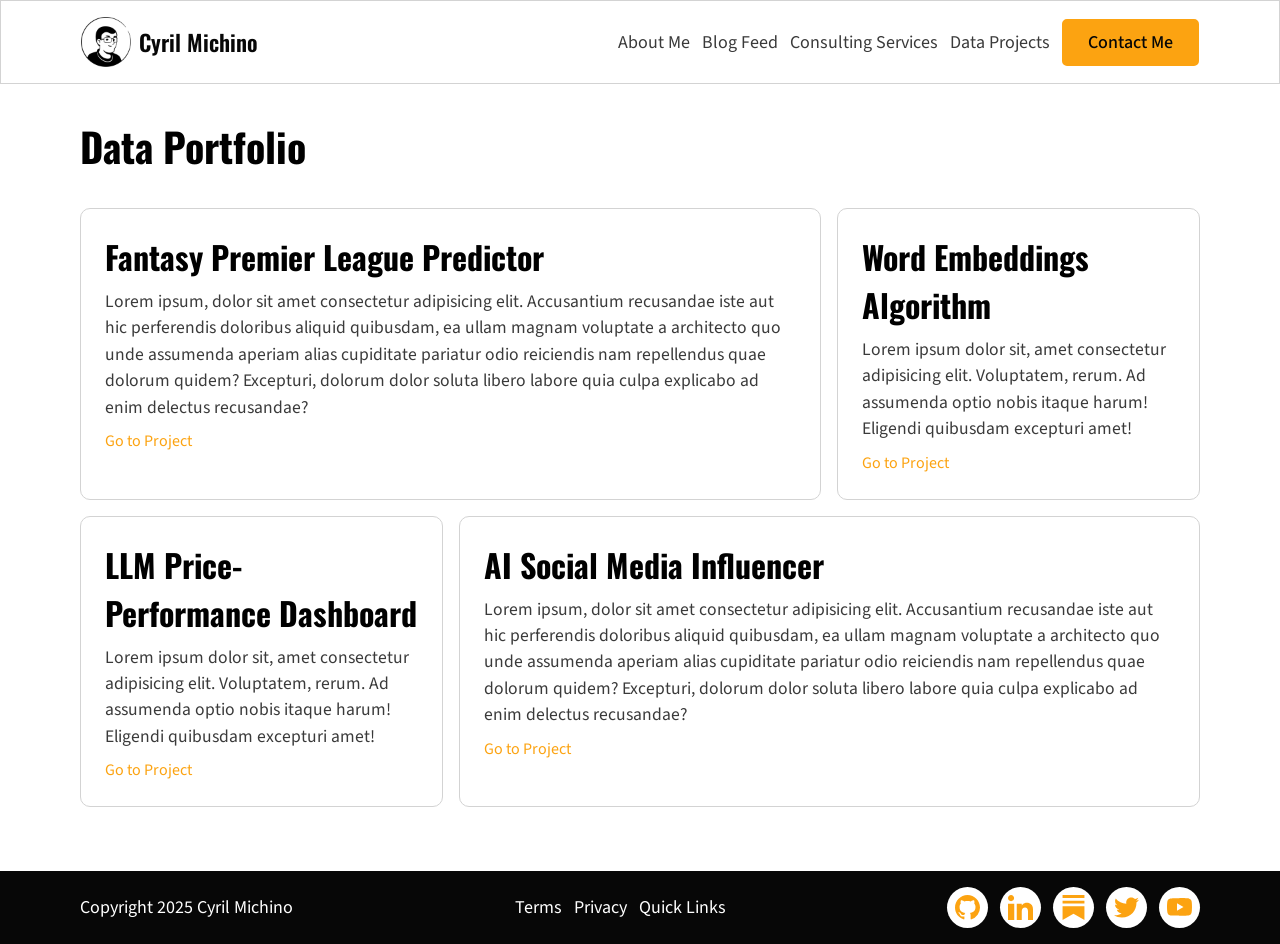
<file: portfolio.html>
<!doctype html>
<html lang="en">
  <head>
    <meta charset="UTF-8" />
    <link rel="icon" type="image/svg+xml" href="/vite.svg" />
    <meta name="viewport" content="width=device-width, initial-scale=1.0" />
    <title>Data Portfolio – Cyril Michino</title>
    <link rel="preconnect" href="https://fonts.googleapis.com">
    <link rel="preconnect" href="https://fonts.gstatic.com" crossorigin>
    <link href="https://fonts.googleapis.com/css2?family=Oswald:wght@200..700&family=Source+Sans+3:ital,wght@0,200..900;1,200..900&display=swap" rel="stylesheet">
    <link rel="stylesheet" href="/src/style.css">
  </head>
  <body>
    <header class="bg-white">
      <div class="flex space-between flex-direction-row">
        <a href="index.html" class="logo space-between">
          <img src="public/avatar.webp" alt="Cyril Michino Notion-Type Avatar">
          <p class="logo-title">Cyril Michino</p>
        </a>
        <nav>
          <ul id="main-menu" role="list" class="nav flex space-evenly hide-mobile">
            <li class="nav-link hide-desktop"><button type="menu" id="close-toggle" class="btn-no-outline" onclick=toggleMenu()>
              <svg xmlns="http://www.w3.org/2000/svg" height="32px" viewBox="0 -960 960 960" width="32px" fill="currentColor">
                <path d="m256-200-56-56 224-224-224-224 56-56 224 224 224-224 56 56-224 224 224 224-56 56-224-224-224 224Z"/></svg></button></li>
            <li class="nav-link"><a href="about.html">About Me</a></li>
            <li class="nav-link"><a href="blog.html">Blog Feed</a></li>
            <li class="nav-link"><a href="consulting.html">Consulting Services</a></li>
            <li class="nav-link"><a href="https://github.com/cyrilmichino">Data Projects</a></li>
            <li class="nav-button"><a href="contact.html"><button type="button" class="full-width">Contact Me</button></a></li>
          </ul>
          <button type="menu" id="hamburger" class="btn-no-outline hide-desktop" onclick=toggleMenu()>
            <svg xmlns="http://www.w3.org/2000/svg" height="32px" viewBox="0 -960 960 960" width="32px" fill="currentColor">
            <path d="M120-240v-80h720v80H120Zm0-200v-80h720v80H120Zm0-200v-80h720v80H120Z"/></svg>
          </button>
        </nav>
        <div id="overlay" class="hide-desktop hide-mobile" onclick=toggleMenu()></div>
      </div>
    </header>
    <main>
        <section>
          <div class="wrapper">
            <h1>Data Portfolio</h1>
            <div class="grid three-column">
                <div class="card span-2-cols">
                    <h2>Fantasy Premier League Predictor</h2>
                    <p>Lorem ipsum, dolor sit amet consectetur adipisicing elit. Accusantium recusandae iste aut hic perferendis doloribus aliquid quibusdam, ea ullam magnam voluptate a architecto quo unde assumenda aperiam alias cupiditate pariatur odio reiciendis nam repellendus quae dolorum quidem? Excepturi, dolorum dolor soluta libero labore quia culpa explicabo ad enim delectus recusandae?</p>
                    <a href="https://github.com/cyrilmichino/fantasy-premier-league">Go to Project</a>
                </div>
                <div class="card">
                    <h2>Word Embeddings Algorithm</h2>
                    <p>Lorem ipsum dolor sit, amet consectetur adipisicing elit. Voluptatem, rerum. Ad assumenda optio nobis itaque harum! Eligendi quibusdam excepturi amet!</p>
                    <a href="https://github.com/cyrilmichino/fantasy-premier-league">Go to Project</a>
                </div>
                <div class="card">
                    <h2>LLM Price-Performance Dashboard</h2>
                    <p>Lorem ipsum dolor sit, amet consectetur adipisicing elit. Voluptatem, rerum. Ad assumenda optio nobis itaque harum! Eligendi quibusdam excepturi amet!</p>
                    <a href="https://github.com/cyrilmichino/fantasy-premier-league">Go to Project</a>
                </div>
                <div class="card span-2-cols">
                    <h2>AI Social Media Influencer</h2>
                    <p>Lorem ipsum, dolor sit amet consectetur adipisicing elit. Accusantium recusandae iste aut hic perferendis doloribus aliquid quibusdam, ea ullam magnam voluptate a architecto quo unde assumenda aperiam alias cupiditate pariatur odio reiciendis nam repellendus quae dolorum quidem? Excepturi, dolorum dolor soluta libero labore quia culpa explicabo ad enim delectus recusandae?</p>
                    <a href="https://github.com/cyrilmichino/fantasy-premier-league">Go to Project</a>
                </div>
              </div>
            </div>
        </section>
    </main>
    <footer class="flex space-between bg-black horizontal-centered">
      <p class="text-white">Copyright 2025 Cyril Michino</p>
      <nav id="footer-nav" class="text-white">
        <ul role="list" class="nav flex space-evenly flex-direction-row">
          <li><a href="terms.html">Terms</a></li>
          <li><a href="privacy.html">Privacy</a></li>
          <li><a href="links.html">Quick Links</a></li>
        </ul>
      </nav>
      <div id="social-links">
        <ul role="list" class="nav flex space-evenly flex-direction-row">
          <li><a href="https://github.com/cyrilmichino" id="Github"><div class="icon-card bg-white text-accent">
            <svg xmlns="http://www.w3.org/2000/svg" width="25" height="25" fill="currentColor" class="bi bi-github" viewBox="0 0 16 16">
              <path d="M8 0C3.58 0 0 3.58 0 8c0 3.54 2.29 6.53 5.47 7.59.4.07.55-.17.55-.38 0-.19-.01-.82-.01-1.49-2.01.37-2.53-.49-2.69-.94-.09-.23-.48-.94-.82-1.13-.28-.15-.68-.52-.01-.53.63-.01 1.08.58 1.23.82.72 1.21 1.87.87 2.33.66.07-.52.28-.87.51-1.07-1.78-.2-3.64-.89-3.64-3.95 0-.87.31-1.59.82-2.15-.08-.2-.36-1.02.08-2.12 0 0 .67-.21 2.2.82.64-.18 1.32-.27 2-.27s1.36.09 2 .27c1.53-1.04 2.2-.82 2.2-.82.44 1.1.16 1.92.08 2.12.51.56.82 1.27.82 2.15 0 3.07-1.87 3.75-3.65 3.95.29.25.54.73.54 1.48 0 1.07-.01 1.93-.01 2.2 0 .21.15.46.55.38A8.01 8.01 0 0 0 16 8c0-4.42-3.58-8-8-8"/>
            </svg>
          </div></a></li>
          <li><a href="https://linkedin.com/in/cyrilmichino" id="LinkedIn"><div class="icon-card bg-white text-accent"><svg role="img" id="LinkedIn" viewBox="0 0 20 20" width="25" height="25" xmlns="http://www.w3.org/2000/svg" xmlns:xlink="http://www.w3.org/1999/xlink" fill="currentColor"><g id="SVGRepo_bgCarrier" stroke-width="0"></g><g id="SVGRepo_tracerCarrier" stroke-linecap="round" stroke-linejoin="round"></g><g id="SVGRepo_iconCarrier"> <title>linkedin [#161]</title> <desc>Created with Sketch.</desc> <defs> </defs> <g id="Page-1" stroke="none" stroke-width="1" fill="currentColor" fill-rule="evenodd"> <g id="Dribbble-Light-Preview" transform="translate(-180.000000, -7479.000000)" fill="currentColor"> <g id="icons" transform="translate(56.000000, 160.000000)"> 
            <path d="M144,7339 L140,7339 L140,7332.001 C140,7330.081 139.153,7329.01 137.634,7329.01 C135.981,7329.01 135,7330.126 135,7332.001 L135,7339 L131,7339 L131,7326 L135,7326 L135,7327.462 C135,7327.462 136.255,7325.26 139.083,7325.26 C141.912,7325.26 144,7326.986 144,7330.558 L144,7339 L144,7339 Z M126.442,7323.921 C125.093,7323.921 124,7322.819 124,7321.46 C124,7320.102 125.093,7319 126.442,7319 C127.79,7319 128.883,7320.102 128.883,7321.46 C128.884,7322.819 127.79,7323.921 126.442,7323.921 L126.442,7323.921 Z M124,7339 L129,7339 L129,7326 L124,7326 L124,7339 Z" id="linkedin-[#161]"> </path> </g> </g> </g> </g>
          </svg></div></a></li>
          <li><a href="https://michino.substack.com" id="Substack"><div class="icon-card bg-white text-accent"><svg role="img" xmlns="http://www.w3.org/2000/svg" width="25" height="25" fill="currentColor" class="bi bi-substack" viewBox="0 0 16 16">
            <path d="M15 3.604H1v1.891h14v-1.89ZM1 7.208V16l7-3.926L15 16V7.208zM15 0H1v1.89h14z"/>
          </svg></div></a></li>
          <li><a href="https://x.com/cyrilmichino" id="X/Twitter"><div class="icon-card bg-white text-accent"><svg role="img" id="X/Twitter" viewBox="0 -2 20 20" width="25" height="25" xmlns="http://www.w3.org/2000/svg" xmlns:xlink="http://www.w3.org/1999/xlink" fill="currentColor">
            <g id="SVGRepo_bgCarrier" stroke-width="0"></g><g id="SVGRepo_tracerCarrier" stroke-linecap="round" stroke-linejoin="round"></g><g id="SVGRepo_iconCarrier"> <title>twitter [#154]</title> <desc>Created with Sketch.</desc> <defs> </defs> <g id="Page-1" stroke="none" stroke-width="1" fill="currentColor" fill-rule="evenodd"> <g id="Dribbble-Light-Preview" transform="translate(-60.000000, -7521.000000)" fill="currentColor"> <g id="icons" transform="translate(56.000000, 160.000000)"> 
              <path d="M10.29,7377 C17.837,7377 21.965,7370.84365 21.965,7365.50546 C21.965,7365.33021 21.965,7365.15595 21.953,7364.98267 C22.756,7364.41163 23.449,7363.70276 24,7362.8915 C23.252,7363.21837 22.457,7363.433 21.644,7363.52751 C22.5,7363.02244 23.141,7362.2289 23.448,7361.2926 C22.642,7361.76321 21.761,7362.095 20.842,7362.27321 C19.288,7360.64674 16.689,7360.56798 15.036,7362.09796 C13.971,7363.08447 13.518,7364.55538 13.849,7365.95835 C10.55,7365.79492 7.476,7364.261 5.392,7361.73762 C4.303,7363.58363 4.86,7365.94457 6.663,7367.12996 C6.01,7367.11125 5.371,7366.93797 4.8,7366.62489 L4.8,7366.67608 C4.801,7368.5989 6.178,7370.2549 8.092,7370.63591 C7.488,7370.79836 6.854,7370.82199 6.24,7370.70483 C6.777,7372.35099 8.318,7373.47829 10.073,7373.51078 C8.62,7374.63513 6.825,7375.24554 4.977,7375.24358 C4.651,7375.24259 4.325,7375.22388 4,7375.18549 C5.877,7376.37088 8.06,7377 10.29,7376.99705" id="twitter-[#154]"> </path> </g> </g> </g> </g>
            </svg></div></a></li>
          <li><a href="https://youtube.com/@cmichino" id="YouTube"><div class="icon-card bg-white text-accent"><svg role="img" xmlns="http://www.w3.org/2000/svg" width="25" height="25" fill="currentColor" class="bi bi-youtube" viewBox="0 0 16 16">
            <path d="M8.051 1.999h.089c.822.003 4.987.033 6.11.335a2.01 2.01 0 0 1 1.415 1.42c.101.38.172.883.22 1.402l.01.104.022.26.008.104c.065.914.073 1.77.074 1.957v.075c-.001.194-.01 1.108-.082 2.06l-.008.105-.009.104c-.05.572-.124 1.14-.235 1.558a2.01 2.01 0 0 1-1.415 1.42c-1.16.312-5.569.334-6.18.335h-.142c-.309 0-1.587-.006-2.927-.052l-.17-.006-.087-.004-.171-.007-.171-.007c-1.11-.049-2.167-.128-2.654-.26a2.01 2.01 0 0 1-1.415-1.419c-.111-.417-.185-.986-.235-1.558L.09 9.82l-.008-.104A31 31 0 0 1 0 7.68v-.123c.002-.215.01-.958.064-1.778l.007-.103.003-.052.008-.104.022-.26.01-.104c.048-.519.119-1.023.22-1.402a2.01 2.01 0 0 1 1.415-1.42c.487-.13 1.544-.21 2.654-.26l.17-.007.172-.006.086-.003.171-.007A100 100 0 0 1 7.858 2zM6.4 5.209v4.818l4.157-2.408z"/>
          </svg></div></a></li>
        </ul>
      </div>
    </footer>
    <script src="/src/main.js" defer></script>
  </body>
</html>
</file>
<file: src/style.css>
:root {
  --clr-primary:#070707;
  --clr-accent: #fca311;

  --clr-neutral-100: #ffffff;
  --clr-neutral-200: #f6f6f6;
  --clr-neutral-300: #e5e5e5;
  --clr-neutral-400: #d3d3d3;
  --clr-neutral-500: #7c7c7c;
  --clr-neutral-600: #3a3a3a;
  --clr-neutral-700: #070707;

  --clr-transparent: hsla(100%, 100%, 100%, 0);

  --fs-300: 0.9375rem;
  --fs-400: 1rem;
  --fs-500: 1.125rem;
  --fs-600: 1.25rem;
  --fs-700: 1.5rem;
  --fs-800: 1.75rem;
  --fs-900: 2.25rem;

  --fw-light: 300;
  --fw-regular: 400;
  --fw-medium: 500;
  --fw-semi-bold: 600;
  --fw-bold: 700;

  --ff-body: "Source Sans 3", sans-serif;
  --ff-heading: "Oswald", sans-serif;

  --screen-smallest:40em;
  --screen-small: 50em;
  --screen-large: 80em;
  --screen-largest: 90em;
}

@media (min-width: 50em) {
  :root {
    --fs-300: 1rem;
    --fs-400: 1.1rem;
    --ff-500: 1.25rem;
    --fs-600: 1.4rem;
    --fs-700: 1.65rem;
    --fs-800: 2rem;
    --fs-900: 2.5rem;
  }
}

/* Remove default margin in favour of better control in authored CSS */
* {
  margin: 0;
  padding: 0;
}

/* Set core body defaults */
body {
  min-height: 100vh;
  line-height: 1.5;
  display: flex;
  flex-direction: column;
  justify-content: space-evenly;
  /* align-items: flex-start; */
}

/* Box sizing rules */
*,
*::before,
*::after {
  box-sizing: border-box;
}

/* Prevent font size inflation */
html {
  -moz-text-size-adjust: none;
  -webkit-text-size-adjust: none;
  text-size-adjust: none;
}

/* Remove list styles on ul, ol elements with a list role, which suggests default styling will be removed */
ul[role='list'],
ol[role='list'] {
  list-style: none;
}

/* Set shorter line heights on headings and interactive elements */
h1, h2, h3, h4, h5,
button, input, label {
  line-height: 1.5;
}

/* Balance text wrapping on headings */
h1, h2,
h3, h4, h5 {
  font-family: var(--ff-heading);
  font-weight: var(--fw-bold);
  text-wrap: balance;
}
h1 {
  font-size: var(--fs-900);
}
h2 {
  font-size: var(--fs-800);
}
h3 {
  font-size: var(--fs-700);
}
h4 {
  font-size: var(--fs-600);
}
h5 {
  font-size: var(--fs-500);
}
p {
  font-family: var(--ff-body);
  font-weight: var(--fw-regular);
  color: var(--clr-neutral-600);
  font-size: var(--fs-400);
}

/* A elements that don't have a class get default styles */
a {
  text-decoration: none;
  text-decoration-skip-ink: auto;
  color: var(--clr-accent);
  font-family: var(--ff-body);
}

/* Make images easier to work with */
img,
svg,
picture {
  max-width: 100%;
  display: block;
}

/* Inherit fonts for inputs and buttons */
input, button,
textarea, select {
  font-family: var(--ff-body);
  font-size: var(--fs-400);
  color: var(--clr-neutral-600);
}
select {
  min-height: 50px;
  border: 2px solid var(--clr-neutral-400);
  border-radius: 5px;
  color: var(--clr-neutral-500);
}
/* Make sure textareas without a rows attribute are not tiny */
textarea:not([rows]) {
  min-height: 10em;
}

/* Anything that has been anchored to should have extra scroll margin */
:target {
  scroll-margin-block: 5ex;
}

button {
  padding-inline: 1.5rem;
  padding-block: 0.5rem;
  color: var(--clr-primary);
  font-size: var(--fs-500);
  font-weight: var(--fw-medium);
  background-color: var(--clr-accent);
  border: 2px solid var(--clr-accent);
  border-radius: 5px;
  display: flex;
  gap: 0.25rem;
  flex-direction: row;
  justify-content: center;
}
button:hover {
  color: var(--clr-neutral-100);
  background-color: var(--clr-primary);
  border-color: var(--clr-primary);
}
.button-outline {
  color: var(--clr-accent);
  background-color: var(--clr-transparent);
}
.btn-no-outline {
  background-color: var(--clr-transparent);
  color: var(--clr-accent);
  border: 0;
  padding: 0.2rem;
  justify-content: left;
}
.btn-no-outline:hover {
  background-color: var(--clr-transparent);
  color: var(--clr-primary);
}

/* Style images across the website */
/* svg {
  color: var(--clr-accent);
} */
img {
  border-radius: 10px;
  filter: grayscale(1);
}
.portrait {
  aspect-ratio: 3 / 4;
  width: 100%;
  object-fit: cover;
}
.portrait-tall {
  aspect-ratio: 3 / 5;
}

/* Design for parent divs for all sections */
.wrapper {
  display: block;
  padding-inline: 1rem;
  padding-block: 2rem;
  max-width: min(100%,90em);
  margin: auto;
}
@media (min-width: 50em) {
  .wrapper {
    padding-inline: 2rem;
  }
}
@media (min-width: 70em) {
  .wrapper {
    padding-inline: 5rem;
  }
}

/* Flex properties for responsive design */
.flex {
  display: flex;
  flex-direction: column;
  align-items: flex-start;
}
.space-between {
  justify-content: space-between;
}
.space-evenly {
  justify-content: space-evenly;
  gap: 0.75rem;
}
.flex-direction-row {
  flex-direction: row;
}
.horizontal-centered {
  align-items: center;
}
.vertical-centered {
  justify-content: center;
  gap: 0.75rem;
}
@media (min-width: 50em) {
  .flex {
    flex-direction: row;
    align-items: center;
  }
  .flex-direction-column {
    flex-direction: column;
    align-items: flex-start;
  }
}


/* Grid properties for responsive design */
.grid {
  display: grid;
  grid-template-columns: minmax(0, 1fr);
  margin-block: 2rem;
  gap: 1rem;
  grid-auto-flow: dense;
}
.span-2-rows {
  grid-row: span 2;
}
.no-margin {
  margin-block: 0rem;
}
.small-gap {
  gap:0.25rem;
}
@media (min-width: 40em) {
  .two-column {
    grid-template-columns: repeat(2, minmax(0, 1fr));
  }
  .three-column {
    grid-template-columns: repeat(2, minmax(0, 1fr));
  }
  .four-column {
    grid-template-columns: repeat(3, minmax(0, 1fr));
  }
  .five-column {
    grid-template-columns: repeat(3, minmax(0, 1fr));
  }
  .span-2-cols {
    grid-column: span 2;
  }
  .span-3-cols {
    grid-column: span 3;
  }
  .span-4-cols {
    grid-column: span 3;
  }
}
@media (min-width: 60em) {
  .two-column {
    grid-template-columns: repeat(2, minmax(0, 1fr));
  }
  .three-column {
    grid-template-columns: repeat(3, minmax(0, 1fr));
  }
  .four-column {
    grid-template-columns: repeat(4, minmax(0, 1fr));
  }
  .five-column {
    grid-template-columns: repeat(5, minmax(0, 1fr));
  }
  .span-4-cols {
    grid-column: span 4;
  }
}

header {
  padding: 1rem;
  border: 1px solid var(--clr-neutral-400);
  position: sticky;
  top: 0;
  z-index: 100;
}
@media (min-width: 50em) {
  header {
    padding-inline: 2rem;
  }
}
@media (min-width: 70em) {
  header {
    padding-inline: 5rem;
  }
}

footer {
  padding: 1rem;
  margin-top: auto;
  margin-bottom: 0;
}
footer p {
  font-size: var(--fs-500);
}
@media (min-width: 50em) {
  footer {
    padding-inline: 5rem;
  }
}
@media (max-width:50em) {
  footer {
    flex-direction: column-reverse;
    justify-content: center;
    align-items: center;
    gap: 0.75rem;
  }
}

.card {
  display: flex;
  flex-direction: column;
  gap: 0.5rem;
  padding: 1.5rem;
  border: 1px solid var(--clr-neutral-400);
  border-radius: 10px;
}
.blog-card {
  padding: 0;
  gap: 1rem;
}
.blog-card-content {
  display: flex;
  flex-direction: column;
  padding-inline: 1.5rem;
  padding-bottom: 1.5rem;
  gap: 1rem;
}
.blog-row-content {
  gap: 0.25rem;
}
.blog-row-content:hover h3 {
  color: var(--clr-accent);
}
a .card h2,h3,h4 {
  color: var(--clr-neutral-700);
}
a .card:hover {
  box-shadow: 5px 5px 10px var(--clr-neutral-300);
  transition: box-shadow 0.3s ease;
}
a .card:hover h3 {
  color: var(--clr-accent);
}
.icon-card {
  background-color: var(--clr-accent);
  color: var(--clr-primary);
  padding: 0.5rem;
  border-radius: 50px;
}
.icon-card:hover {
  border-radius: 10px;
}
.cta-card {
  display: flex;
  flex-direction: column;
  align-items: center;
  background-color: var(--clr-primary);
  color: var(--clr-neutral-100);
  padding-block: 2rem;
  padding-inline: 2rem;
  margin-bottom: 2rem;
  border-radius: 10px;
  gap: 1rem;
}

.logo-image {
  width: 100px;
  aspect-ratio: 1 /1;
  border-radius: 75px;
  filter: grayscale(0);
}

/* Site Logo and Favicon on Header */
.logo {
  display: flex;
  flex-direction: row;
  justify-content: flex-start;
  align-items: center;
  gap: 0.5rem;
}
.logo img {
  max-width: 3.125rem;
  aspect-ratio: auto;
}
.logo p {
  color: var(--clr-primary);
  font-weight: var(--fw-semi-bold);
  font-family: var(--ff-heading);
  font-size: var(--fs-600);
}
a.logo {
  text-decoration: none;
}
a.logo :hover {
  color: var(--clr-accent);
}

/* Navigation Menus on Header*/
.nav a {
  color: var(--clr-neutral-600);
  font-size: var(--fs-500);
}
.nav a:hover {
  color: var(--clr-accent);
}
@media (max-width: 50em) {
  #main-menu {
    position: fixed;
    width: min(100%, 300px);
    border-left: 1px solid var(--clr-neutral-400);
    gap: 2rem;
    top: 0;
    right: 0;
    height: 100vh;
    padding: 2rem;
    justify-content: flex-start;
    background-color: var(--clr-neutral-100);
    z-index: 100;
  }
  #overlay {
    position: fixed;
    top: 0;
    left: 0;
    width: 100%;
    height: 100vh;
    z-index: 90;
  }
  .nav-link {
    width: 100%;
    padding-block: 0.5rem;
    padding-inline: 1rem;
  }
  .nav-link:hover {
    background-color: var(--clr-neutral-200);
    border-radius: 5px;
  }
  .nav-button {
    min-width: 100%;
  }
}

/* Hide any element on the page based on JavScript execution */
@media (min-width: 50em) {
  .hide-desktop {
    display: none;
  }
}
@media (max-width: 60em) {
  .hide-tablet{
    display: none;
  }
}
@media (max-width: 50em) {
  .hide-mobile {
    display: none;
  }
}
.hide {
  display: none;
}

/* Utility Classes */
.bg-white {
  background-color: var(--clr-neutral-100);
}
.bg-black {
  background-color: var(--clr-neutral-700);
}
.text-accent {
  color: var(--clr-accent);
}
.text-light {
  color: var(--clr-neutral-500);
}
.text-white {
  color: var(--clr-neutral-100);
}
.text-white a {
  color: var(--clr-neutral-100);
}
.text-white a:hover {
  color: var(--clr-accent);
}
.text-centered {
  text-align: center;
}
.text-smallest {
  font-size: var(--fs-300);
}
.font-semi-bold {
  font-weight: var(--fw-semi-bold);
}
.full-width {
  width: 100%;
}
.full-height {
  height: 100%;
}
</file>
